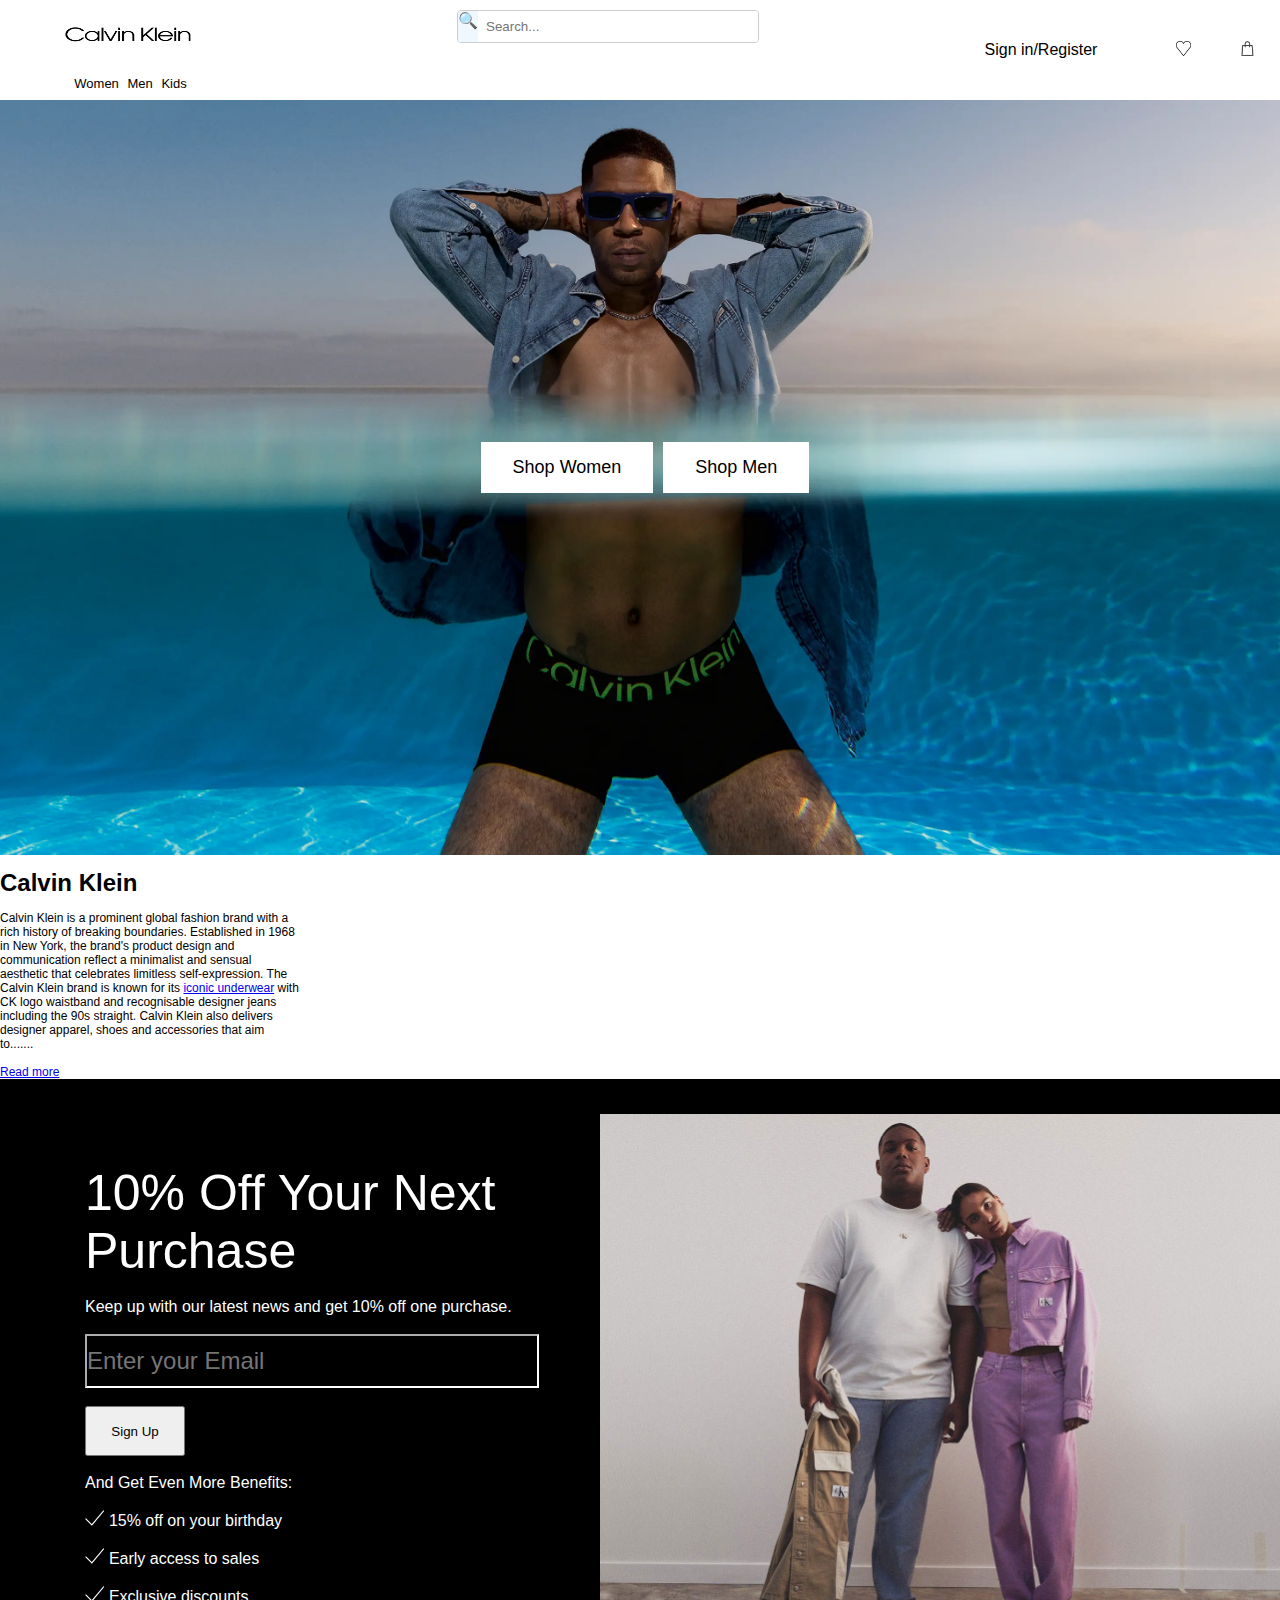
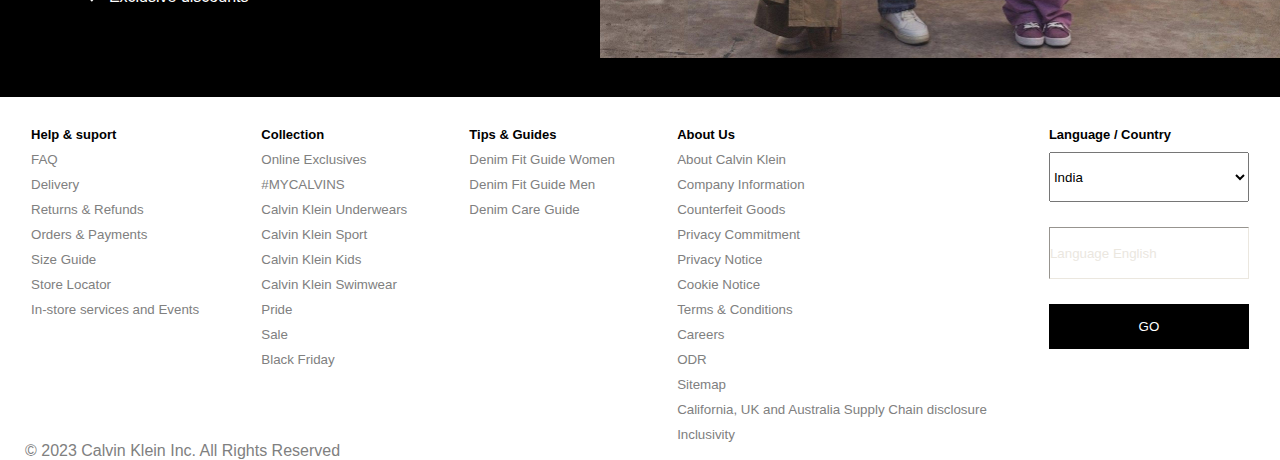
<file: index.html>
<!DOCTYPE html>
<html lang="en">

<head>
    <meta charset="UTF-8">
    <meta name="viewport" content="width=device-width, initial-scale=1.0">
    <title>CK</title>
    <link rel="icon" type="image/png" href="ckmedia/ck icon.png">
    <link rel="stylesheet" type="text/css" href="ckstyle.css">
</head>

   
     
<body>
    <!-- <div id="scroll-container"> 
        <div id="scroll-text">
          Free delivery for all orders above 50€ + 60 days free return<br>
        </div>
        </div>-->
    <div class="main">

   
        
        <div class="body">
        <header>
   
      
    
        <div class="navbar">

            <div class="headerleft">
                <div class="logo"> <img src="ckmedia/Calvin-Klein-Logo-1975-1992.png"></div>
                <div class="gender"> <a>Women</a> <a>Men</a> <a>Kids</a></div>
            </div>

            <div class="header_middle">
                <div class="search-container">
                    <input type="search" class="search-input" placeholder="Search...">
                    <span class="search-icon">&#128269;</span>
                </div>

            </div>
            <div class="header_right">
                <div class="signin"><a>Sign in/Register</a></div>

                <div class="heart"> <img src="ckmedia/download.png"></div>
                <div class="bag"> <img src="ckmedia/bag.png"></div>

            </div>

        </div>

        
    </header>
    <div class="hero_container">
     <!-- <img src="ckmedia/Desktop_Slash_Kid_Cudi.webp"> -->
   
        <button>Shop Women</button>
     <button>Shop Men</button>
    </div>

    <div class="hero2_text">
        <br>
        <h1>Calvin Klein</h1>
        <br>
        <a class="hero2_a">Calvin Klein is a prominent global fashion brand with a rich history of breaking boundaries. Established in 1968 in New York, the brand's product design and communication reflect a minimalist and sensual aesthetic that celebrates limitless self-expression. The Calvin Klein brand is known for its <a href="wow.w">iconic underwear</a> with CK logo waistband and recognisable designer jeans including the 90s straight. Calvin Klein also delivers designer apparel, shoes and accessories that aim to.......</a>
        <br>
        <br>
        <a href="wow.wo">Read more</p>
        </a>
    </div>
    <div class="hero3">
        <div class="hero3_text">
            <a class="hero3_offer">10% Off Your Next Purchase</a>
            <br><br>
            <a class="hero3_offerl2">Keep up with our latest news and get 10% off one purchase.</a>
           <br><br>
            <input type="email" class="Email_input" placeholder="Enter your Email">
            <br><br>
            <button>Sign Up</button>
            <br><br>
            <a class="hero3_offerl3">And Get Even More Benefits:</a>
            <br><br>
            <svg class="Icon_Icon__qPZ8O Icon_regular__MbCqv" data-testid="icon-utility-newsletter-gift-svg" width="1.2142857142857142em" height="1em" viewBox="0 0 17 14" fill="none" xmlns="http://www.w3.org/2000/svg"><path d="M0.5 7.49512L6 12.9951L16.5 0.495117" stroke="#fff"></path></svg>
            <a>15% off on your birthday</a> 
            <br><br>
            <svg class="Icon_Icon__qPZ8O Icon_regular__MbCqv" data-testid="icon-utility-newsletter-gift-svg" width="1.2142857142857142em" height="1em" viewBox="0 0 17 14" fill="none" xmlns="http://www.w3.org/2000/svg"><path d="M0.5 7.49512L6 12.9951L16.5 0.495117" stroke="#fff"></path></svg>
            <a>Early access to sales</a> 
            <br><br>
            <svg class="Icon_Icon__qPZ8O Icon_regular__MbCqv" data-testid="icon-utility-newsletter-gift-svg" width="1.2142857142857142em" height="1em" viewBox="0 0 17 14" fill="none" xmlns="http://www.w3.org/2000/svg"><path d="M0.5 7.49512L6 12.9951L16.5 0.495117" stroke="#fff"></path></svg>
            <a>Exclusive discounts</a> 
        </div>
        <div class="hero3_image">
            <img src="ckmedia/newsletterBannerCK.33f5f3d9.jpg">
        </div>
    </div>
<div class="footer"> 

<div class="h&s">
<h1>Help & suport</h1>
<ul>
    <li>FAQ</li>
    <li>Delivery</li>
    <li>Returns & Refunds</li>
    <li>Orders & Payments</li>
    <li>Size Guide</li>
    <li>Store Locator</li>
    <li>In-store services and Events</li>
</ul>
</div>
<div class="collection">
    <h1>Collection</h1>
    <ul>
        <li>Online Exclusives</li>
        <li>#MYCALVINS</li>
        <li>Calvin Klein Underwears</li>
        <li>Calvin Klein Sport</li>
        <li>Calvin Klein Kids</li>
        <li>Calvin Klein Swimwear</li>
        <li>Pride</li>
        <li>Sale</li>
        <li>Black Friday</li>
    </ul>
</div>
<div class="t&g">
    <h1>Tips & Guides</h1>
    <ul>
        <li>Denim Fit Guide Women</li>
        <li>Denim Fit Guide Men</li>
        <li>Denim Care Guide</li>
        </ul>
</div>
<div class="about">
    <h1>About Us</h1>
    <ul>
        <li>About Calvin Klein</li>
        <li>Company Information</li>
        <li>Counterfeit Goods</li>
        <li>Privacy Commitment</li>
        <li>Privacy Notice</li>
        <li>Cookie Notice</li>
        <li>Terms & Conditions</li>
        <li>Careers</li>
        <li>ODR</li>
        <li>Sitemap</li>
        <li>California, UK and Australia Supply Chain disclosure</li>   
         <li>Inclusivity</li>
    </ul>
</div>
<div class="language">
<h1>Language / Country</h1>
<select>
<option>India</option>
<option>UK</option>
<option>US</option>

<input type="text" value="Language English" readonly>
</select>
<button>GO</button>
</div>
</div>

<div class="copyright">
    <p>© 2023 Calvin Klein Inc. All Rights Reserved</p>
</div>
</div>
</div>
</body>

</html>
</file>
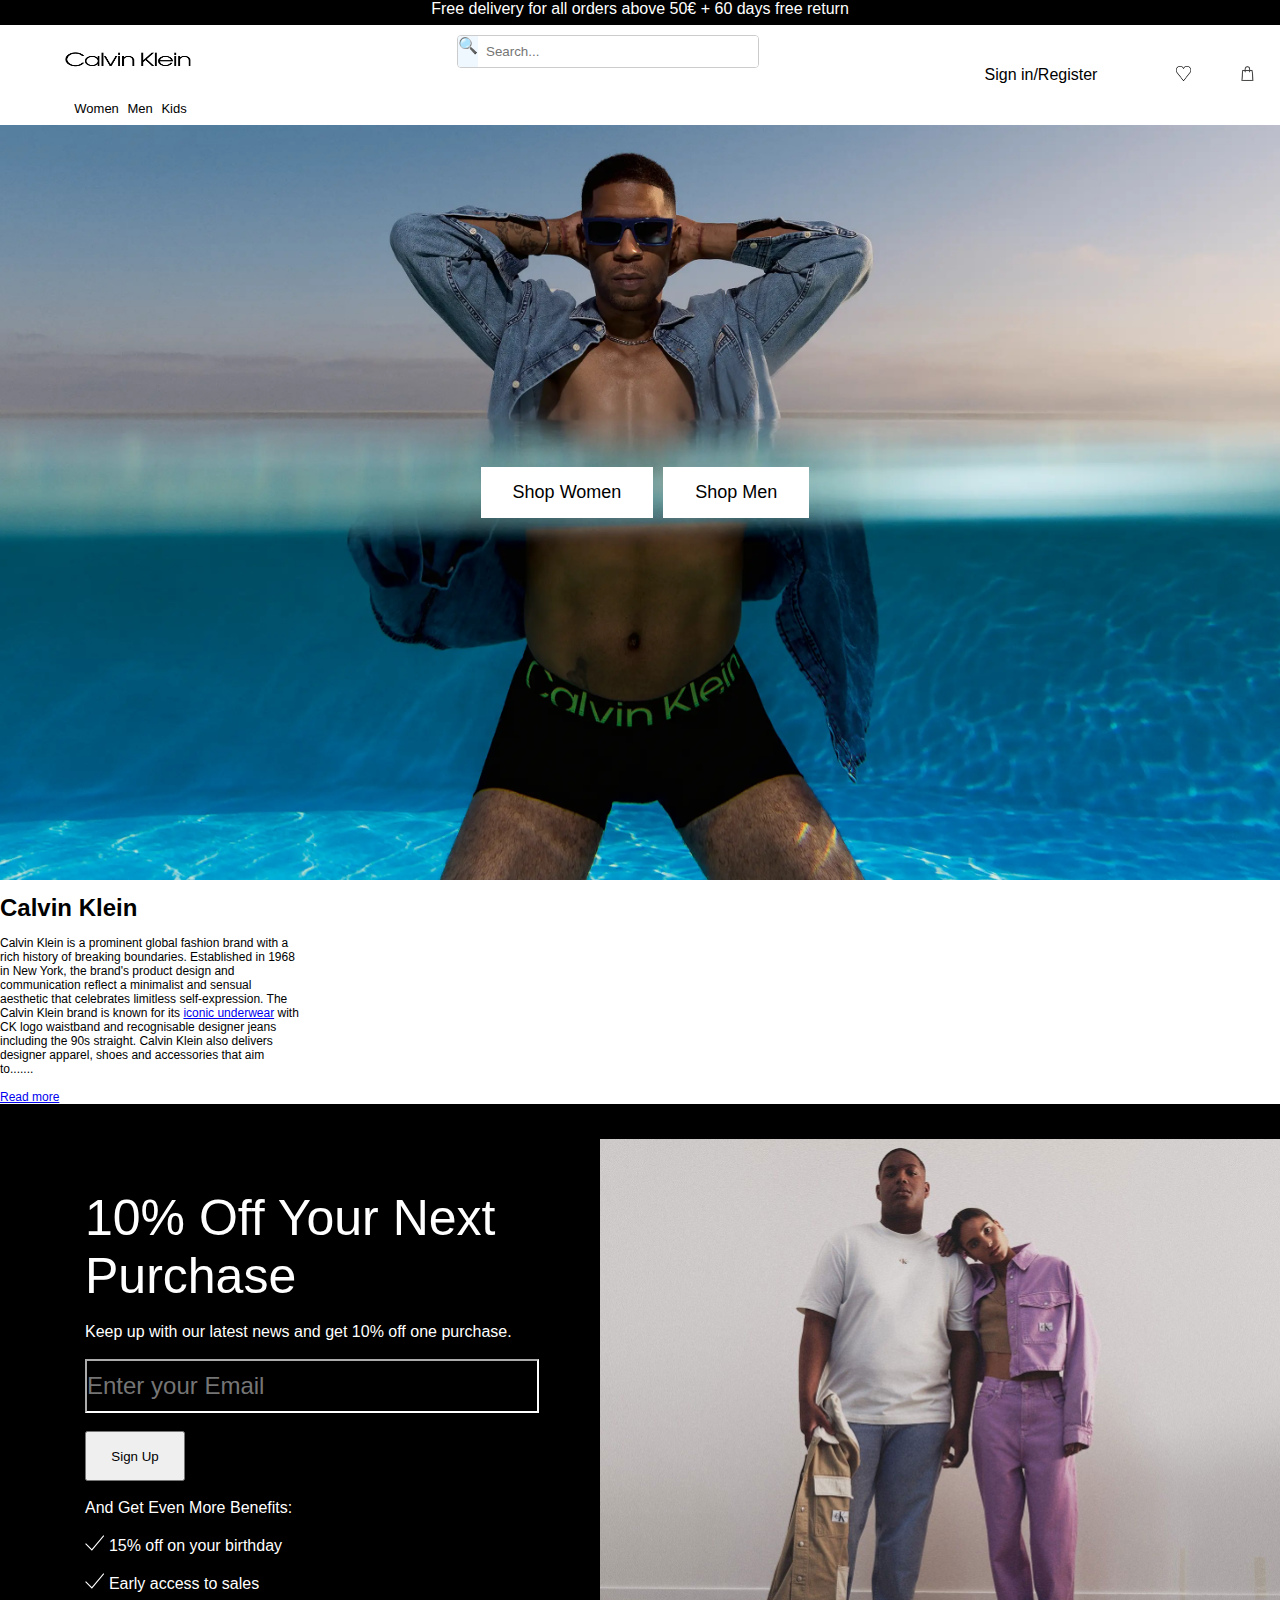
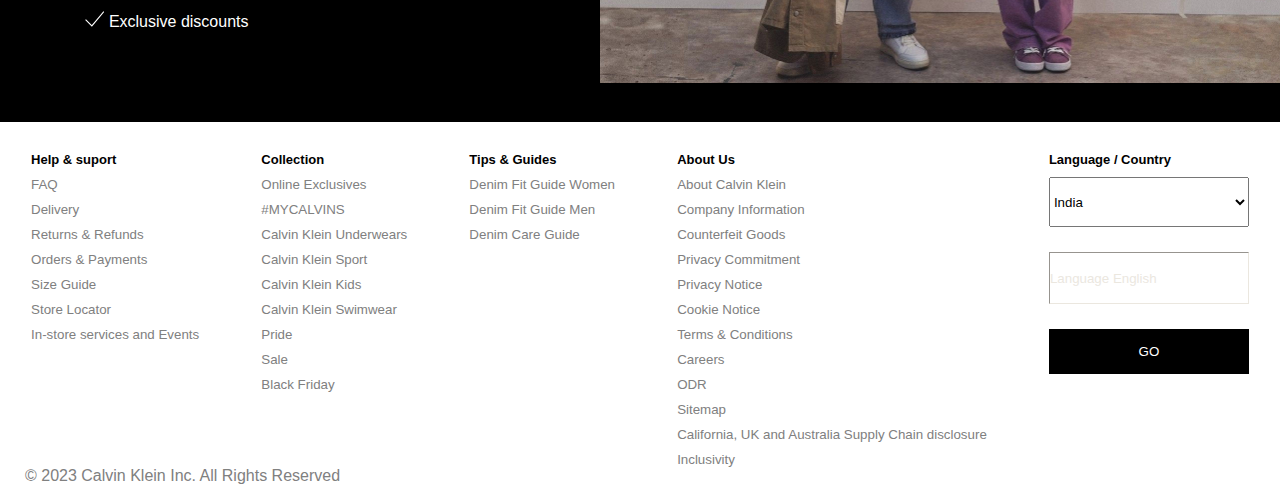
<file: ck.html>
<!DOCTYPE html>
<html lang="en">

<head>
    <meta charset="UTF-8">
    <meta name="viewport" content="width=device-width, initial-scale=1.0">
    <title>trial</title>
    <link rel="stylesheet" type="text/css" href="ckstyle.css">
</head>

   
     
<body>
    <div id="scroll-container">
        <div id="scroll-text">
          Free delivery for all orders above 50€ + 60 days free return<br>
        </div>
        </div>
    <div class="main">

   
        
        <div class="body">
        <header>
   
      
    
        <div class="navbar">

            <div class="headerleft">
                <div class="logo"> <img src="ckmedia/Calvin-Klein-Logo-1975-1992.png"></div>
                <div class="gender"> <a>Women</a> <a>Men</a> <a>Kids</a></div>
            </div>

            <div class="header_middle">
                <div class="search-container">
                    <input type="search" class="search-input" placeholder="Search...">
                    <span class="search-icon">&#128269;</span>
                </div>

            </div>
            <div class="header_right">
                <div class="signin"><a>Sign in/Register</a></div>

                <div class="heart"> <img src="ckmedia/download.png"></div>
                <div class="bag"> <img src="ckmedia/bag.png"></div>

            </div>

        </div>

        
    </header>
    <div class="hero_container">
     <!-- <img src="ckmedia/Desktop_Slash_Kid_Cudi.webp"> -->
   
        <button>Shop Women</button>
     <button>Shop Men</button>
    </div>

    <div class="hero2_text">
        <br>
        <h1>Calvin Klein</h1>
        <br>
        <a class="hero2_a">Calvin Klein is a prominent global fashion brand with a rich history of breaking boundaries. Established in 1968 in New York, the brand's product design and communication reflect a minimalist and sensual aesthetic that celebrates limitless self-expression. The Calvin Klein brand is known for its <a href="wow.w">iconic underwear</a> with CK logo waistband and recognisable designer jeans including the 90s straight. Calvin Klein also delivers designer apparel, shoes and accessories that aim to.......</a>
        <br>
        <br>
        <a href="wow.wo">Read more</p>
        </a>
    </div>
    <div class="hero3">
        <div class="hero3_text">
            <a class="hero3_offer">10% Off Your Next Purchase</a>
            <br><br>
            <a class="hero3_offerl2">Keep up with our latest news and get 10% off one purchase.</a>
           <br><br>
            <input type="email" class="Email_input" placeholder="Enter your Email">
            <br><br>
            <button>Sign Up</button>
            <br><br>
            <a class="hero3_offerl3">And Get Even More Benefits:</a>
            <br><br>
            <svg class="Icon_Icon__qPZ8O Icon_regular__MbCqv" data-testid="icon-utility-newsletter-gift-svg" width="1.2142857142857142em" height="1em" viewBox="0 0 17 14" fill="none" xmlns="http://www.w3.org/2000/svg"><path d="M0.5 7.49512L6 12.9951L16.5 0.495117" stroke="#fff"></path></svg>
            <a>15% off on your birthday</a> 
            <br><br>
            <svg class="Icon_Icon__qPZ8O Icon_regular__MbCqv" data-testid="icon-utility-newsletter-gift-svg" width="1.2142857142857142em" height="1em" viewBox="0 0 17 14" fill="none" xmlns="http://www.w3.org/2000/svg"><path d="M0.5 7.49512L6 12.9951L16.5 0.495117" stroke="#fff"></path></svg>
            <a>Early access to sales</a> 
            <br><br>
            <svg class="Icon_Icon__qPZ8O Icon_regular__MbCqv" data-testid="icon-utility-newsletter-gift-svg" width="1.2142857142857142em" height="1em" viewBox="0 0 17 14" fill="none" xmlns="http://www.w3.org/2000/svg"><path d="M0.5 7.49512L6 12.9951L16.5 0.495117" stroke="#fff"></path></svg>
            <a>Exclusive discounts</a> 
        </div>
        <div class="hero3_image">
            <img src="ckmedia/newsletterBannerCK.33f5f3d9.jpg">
        </div>
    </div>
<div class="footer"> 

<div class="h&s">
<h1>Help & suport</h1>
<ul>
    <li>FAQ</li>
    <li>Delivery</li>
    <li>Returns & Refunds</li>
    <li>Orders & Payments</li>
    <li>Size Guide</li>
    <li>Store Locator</li>
    <li>In-store services and Events</li>
</ul>
</div>
<div class="collection">
    <h1>Collection</h1>
    <ul>
        <li>Online Exclusives</li>
        <li>#MYCALVINS</li>
        <li>Calvin Klein Underwears</li>
        <li>Calvin Klein Sport</li>
        <li>Calvin Klein Kids</li>
        <li>Calvin Klein Swimwear</li>
        <li>Pride</li>
        <li>Sale</li>
        <li>Black Friday</li>
    </ul>
</div>
<div class="t&g">
    <h1>Tips & Guides</h1>
    <ul>
        <li>Denim Fit Guide Women</li>
        <li>Denim Fit Guide Men</li>
        <li>Denim Care Guide</li>
        </ul>
</div>
<div class="about">
    <h1>About Us</h1>
    <ul>
        <li>About Calvin Klein</li>
        <li>Company Information</li>
        <li>Counterfeit Goods</li>
        <li>Privacy Commitment</li>
        <li>Privacy Notice</li>
        <li>Cookie Notice</li>
        <li>Terms & Conditions</li>
        <li>Careers</li>
        <li>ODR</li>
        <li>Sitemap</li>
        <li>California, UK and Australia Supply Chain disclosure</li>   
         <li>Inclusivity</li>
    </ul>
</div>
<div class="language">
<h1>Language / Country</h1>
<select>
<option>India</option>
<option>UK</option>
<option>US</option>

<input type="text" value="Language English" readonly>
</select>
<button>GO</button>
</div>
</div>

<div class="copyright">
    <p>© 2023 Calvin Klein Inc. All Rights Reserved</p>
</div>
</div>
</div>
</body>

</html>
</file>
<file: ckstyle.css>
*{
    margin: 0;
    padding: 0;
    font-family: sans-serif;
}
body{
    width: 100%;
    height: 100vh;
   
}



#scroll-container{
    width:100%;
    height:25px;
    background-color: black;
    align-items: center;
}
#scroll-text {
    height: 100%;
    text-align: center;
    color: #fff;
    

}

.body
{
    display: flex;
    flex-direction: column;
    position:relative;
    

}
.navbar
{
    width:100%;
    height: 100px; 
     background-color:#fff;   
    display: flex;
    position:fixed;
    
    
    
   
    

}

 
  .headerleft
  {
  width:20%;
  height: 100px;
  background-color:#fff; 

display:flex;
flex-direction: column;
justify-content: space-around;
align-items: center;
color: black;

  }

.logo{
    width: 50%;
    height: 50%;
}
.logo >img{
    width:100%;
    height: 100%;
   
}

.gender
{
    cursor: pointer;
    font-size: small; 
    
}
.gender >a
{
    margin-left: 5px;
}
.gender a:hover
{    margin-left: 20px;
    font-size: larger;
}
.header_middle
{
    width: 55%;
    height: 90px;
    background-color:white; 
    padding-top: 10px;

}
.search-container {
    display: flex;
    max-width: 300px;
    margin: 0 auto;
     border: 1px solid #ccc; 
    border-radius: 4px;
    overflow: hidden;
    flex-direction: row-reverse;
    
}


.search-input {
    flex:1;
    padding: 8px;
    border: none;
    outline: none;
    
}
.search-icon {
    font-size: 16px;
    background-color: aliceblue;
    color: black;
}
.header_right
{
background-color: white; 
width:25%;
height: 100px;

display: flex;
justify-content: space-around;
align-items: center;
padding-bottom:  20 px;
}
.signin >a
{   color:black;
    cursor: pointer;
}


.heart >img 
{  width:15px;
    height: 15px;
    margin-left: 30px;

}
.bag >img 
{  width:15px;
    height: 15px

}

.hero_container
{
    width: 100%;
    height: 95vh;
 background-image: url("ckmedia/Desktop_Slash_Kid_Cudi.webp");
 background-size: cover;
 background-position: top;
 display: flex;
 align-items: center;
 justify-content: center;

}
.hero_container  >button
{
    background-color: white; 
    border: none;
    color: black;
    padding: 15px 32px; 
    text-align: center;
   
    display: inline-block;
    font-size: 18px;
    
    margin-left: 10px;
    margin-top: 80px;
}
.hero_container >button:hover
{
    background-color: black;
    color: #fff;
}

.hero2_text
{
    font-size: 12px;
    color: black;
    width:300px;
    align-self: left;
    
}

.hero3
{
    background-color:black;
    display:flex;
    color: #fff;
}
.hero3_text
{
    width:900px;
    padding-top:85px;
    padding-left: 85px;
}
.hero3_image >img
{
    width:680px;
    padding-top:35px;
    padding-bottom: 35px;
    padding-left: 0;
}
.hero3_offer
{
    font-size: 50px;
}
.hero3_text >input
{
    width:450px;
    height:50px;
    border-color: #fff;
    
    background-color: black;
    font-size: x-large;
}
.hero3_text >button
{
    width:100px;
    height: 50px;
}

.footer
{   padding-top: 30px;
    display: flex;
flex-direction: row;
justify-content: space-around;
}


li
{  list-style: none;
  font-size: smaller;
  color: gray;
  margin-top: 10px;
}

.footer h1
{
    font-size: small;
    margin-bottom: 10px;
    

}
li:hover
{
    font-size: small;
    text-decoration: underline;
}

.language
{   
    display: flex;
    flex-direction: column;
    
}


.language >select
{
    width:200px;
    height:50px;
    margin-bottom: 25px;
    
}
.language >input
{color: #ebe7df;
border-color: #ebe7df;
height:50px;
margin-bottom: 25px;
border-width: .1px;
}

.language >button
{
    height:45px;
    color:#fff;
    background-color: black;
    border-width: 0px;
}

.language >button:hover
{
   color:black;
   background-color: white;
}
.copyright
{
    color: gray;
    margin-left:25px ;
}
</file>
